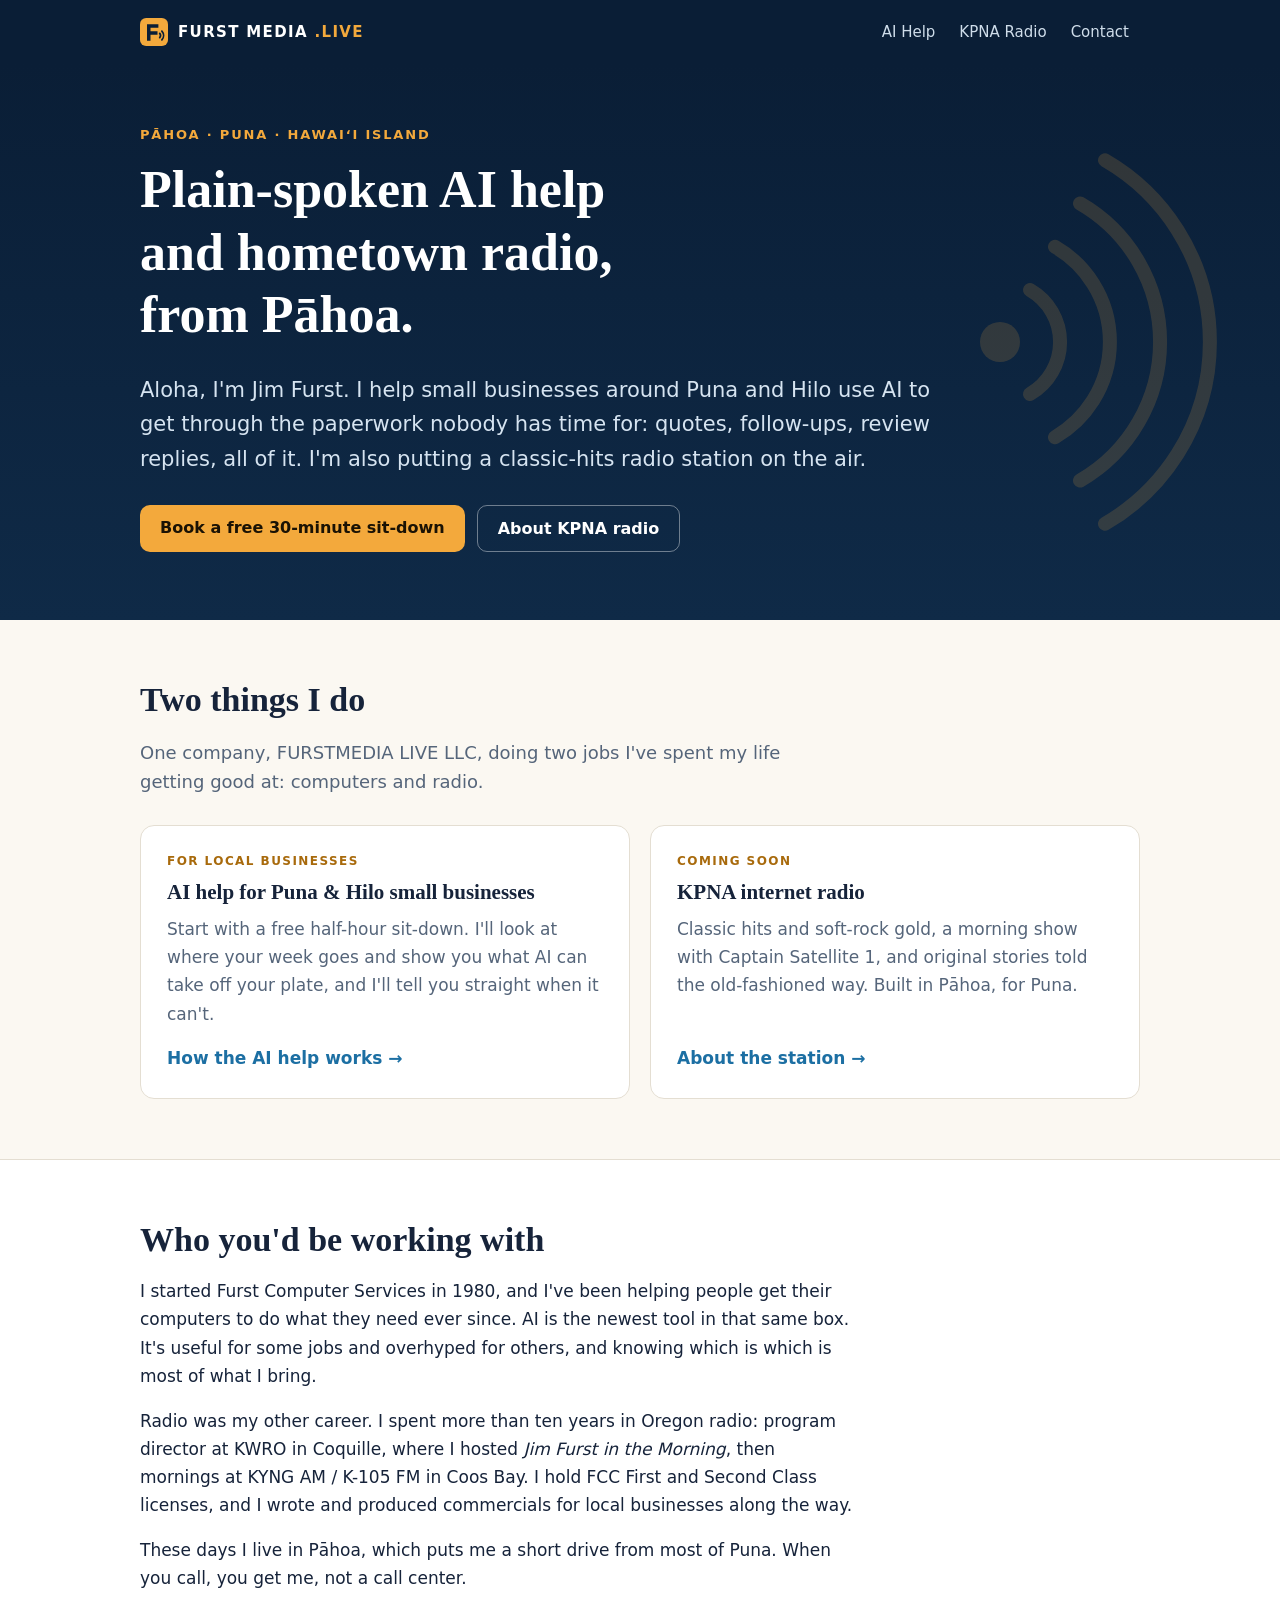
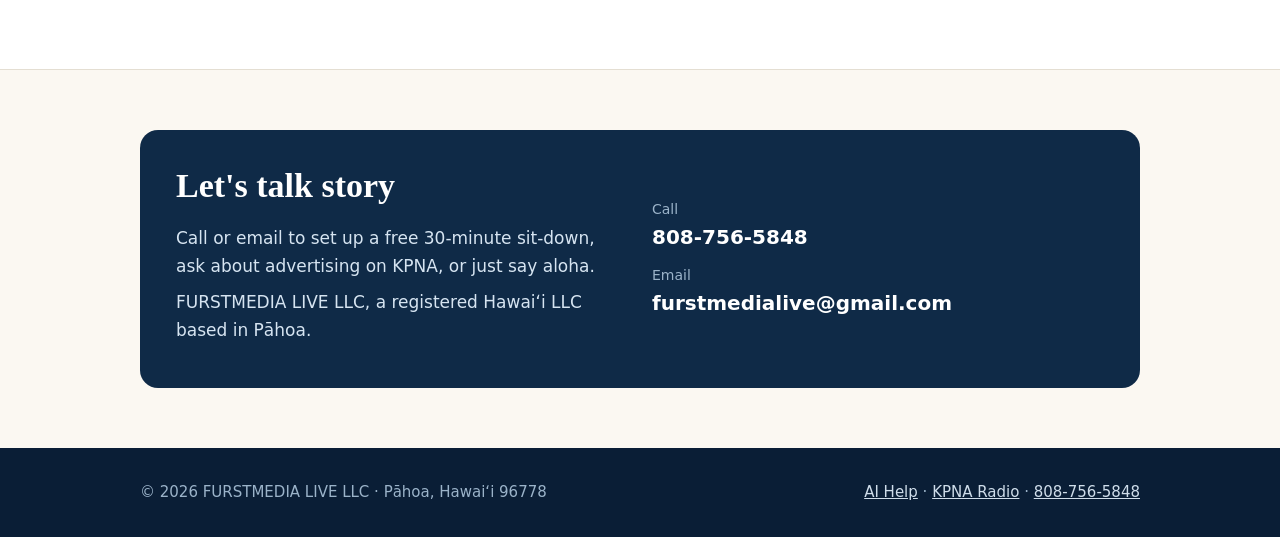
<file: index.html>
<!doctype html>
<html lang="en">
<head>
<meta charset="utf-8">
<meta name="viewport" content="width=device-width, initial-scale=1">
<title>Furst Media Live | AI Help &amp; KPNA Radio from Pāhoa, Hawaiʻi</title>
<meta name="description" content="Plain-spoken AI help for Puna and Hilo small businesses, starting with a free 30-minute sit-down, plus KPNA classic-hits internet radio. Based in Pāhoa.">
<link rel="canonical" href="https://furstmedia.live/">
<meta name="theme-color" content="#0A1E36">
<link rel="icon" href="/favicon.svg" type="image/svg+xml">
<link rel="apple-touch-icon" href="/apple-touch-icon.png">
<link rel="stylesheet" href="/styles.css">
<!-- Open Graph / social previews -->
<meta property="og:type" content="website">
<meta property="og:site_name" content="FURST MEDIA .LIVE">
<meta property="og:url" content="https://furstmedia.live/">
<meta property="og:title" content="FURST MEDIA .LIVE: AI help and hometown radio from Pāhoa">
<meta property="og:description" content="Plain-spoken AI help for Puna and Hilo small businesses, and KPNA, a classic-hits internet radio station on the way.">
<meta property="og:image" content="https://furstmedia.live/og-image.png">
<meta property="og:image:width" content="1200">
<meta property="og:image:height" content="630">
<meta property="og:image:alt" content="FURST MEDIA .LIVE, AI help and hometown radio, Pāhoa, Hawaiʻi">
<meta property="og:locale" content="en_US">
<meta name="twitter:card" content="summary_large_image">
<script type="application/ld+json">
{
  "@context": "https://schema.org",
  "@graph": [
    {
      "@type": "ProfessionalService",
      "@id": "https://furstmedia.live/#business",
      "name": "FURSTMEDIA LIVE LLC",
      "alternateName": ["Furst Media Live", "FURST MEDIA .LIVE"],
      "description": "Plain-spoken AI help for small businesses in Puna and Hilo, and KPNA internet radio, from Pāhoa, Hawaiʻi.",
      "url": "https://furstmedia.live/",
      "logo": "https://furstmedia.live/icon-512.png",
      "image": "https://furstmedia.live/og-image.png",
      "telephone": "+1-808-756-5848",
      "email": "furstmedialive@gmail.com",
      "address": {
        "@type": "PostalAddress",
        "addressLocality": "Pāhoa",
        "addressRegion": "HI",
        "postalCode": "96778",
        "addressCountry": "US"
      },
      "areaServed": [
        {"@type": "City", "name": "Pāhoa, Hawaii"},
        {"@type": "City", "name": "Keaʻau, Hawaii"},
        {"@type": "City", "name": "Hilo, Hawaii"},
        {"@type": "AdministrativeArea", "name": "Puna District, Hawaii"}
      ],
      "founder": {"@id": "https://furstmedia.live/#jim"}
    },
    {
      "@type": "Person",
      "@id": "https://furstmedia.live/#jim",
      "name": "Jim Furst",
      "jobTitle": "Owner",
      "worksFor": {"@id": "https://furstmedia.live/#business"},
      "knowsAbout": ["AI for small business", "Radio broadcasting", "Commercial copywriting", "Computer services"]
    },
    {
      "@type": "WebSite",
      "@id": "https://furstmedia.live/#website",
      "url": "https://furstmedia.live/",
      "name": "FURST MEDIA .LIVE",
      "publisher": {"@id": "https://furstmedia.live/#business"},
      "inLanguage": "en-US"
    }
  ]
}
</script>
</head>
<body>
<a class="skip" href="#main">Skip to content</a>

<header class="site-head">
  <div class="wrap">
    <a class="brand" href="/" aria-label="FURST MEDIA .LIVE home">
      <svg viewBox="0 0 32 32" aria-hidden="true"><rect width="32" height="32" rx="7" fill="#F3A93C"/><path fill="#0A1E36" d="M8 7h13v4h-9v4h8v4h-8v7H8z"/><path d="M22.5 17.5a4 4 0 0 1 0 5M25 15a7.5 7.5 0 0 1 0 10" fill="none" stroke="#0A1E36" stroke-width="2" stroke-linecap="round"/></svg>
      <span>FURST MEDIA <span class="live">.LIVE</span></span>
    </a>
    <nav class="nav" aria-label="Main">
      <a href="/ai-help/">AI Help</a>
      <a href="/radio/">KPNA Radio</a>
      <a href="#contact">Contact</a>
    </nav>
  </div>
</header>

<main id="main">
  <div class="hero">
    <svg class="waves" viewBox="0 0 200 200" aria-hidden="true"><circle cx="40" cy="100" r="10" fill="#F3A93C"/><g fill="none" stroke="#F3A93C" stroke-width="7" stroke-linecap="round"><path d="M55 74A30 30 0 0 1 55 126"/><path d="M67.5 52.4A55 55 0 0 1 67.5 147.6"/><path d="M80 30.7A80 80 0 0 1 80 169.3"/><path d="M92.5 9.1A105 105 0 0 1 92.5 190.9"/></g></svg>
    <div class="wrap">
      <p class="eyebrow">Pāhoa · Puna · Hawaiʻi Island</p>
      <h1>Plain-spoken AI help and hometown radio, from Pāhoa.</h1>
      <p class="lead">Aloha, I'm Jim Furst. I help small businesses around Puna and Hilo use AI to get through the paperwork nobody has time for: quotes, follow-ups, review replies, all of it. I'm also putting a classic-hits radio station on the air.</p>
      <div class="btns">
        <a class="btn btn-gold" href="tel:+18087565848">Book a free 30-minute sit-down</a>
        <a class="btn btn-ghost" href="/radio/">About KPNA radio</a>
      </div>
    </div>
  </div>

  <section>
    <div class="wrap">
      <h2>Two things I do</h2>
      <p class="intro">One company, FURSTMEDIA LIVE LLC, doing two jobs I've spent my life getting good at: computers and radio.</p>
      <div class="cards">
        <article class="card">
          <span class="tag">For local businesses</span>
          <h3>AI help for Puna &amp; Hilo small businesses</h3>
          <p>Start with a free half-hour sit-down. I'll look at where your week goes and show you what AI can take off your plate, and I'll tell you straight when it can't.</p>
          <a class="more" href="/ai-help/">How the AI help works →</a>
        </article>
        <article class="card">
          <span class="tag">Coming soon</span>
          <h3>KPNA internet radio</h3>
          <p>Classic hits and soft-rock gold, a morning show with Captain Satellite 1, and original stories told the old-fashioned way. Built in Pāhoa, for Puna.</p>
          <a class="more" href="/radio/">About the station →</a>
        </article>
      </div>
    </div>
  </section>

  <section class="alt">
    <div class="wrap">
      <h2>Who you'd be working with</h2>
      <div class="prose">
        <p>I started Furst Computer Services in 1980, and I've been helping people get their computers to do what they need ever since. AI is the newest tool in that same box. It's useful for some jobs and overhyped for others, and knowing which is which is most of what I bring.</p>
        <p>Radio was my other career. I spent more than ten years in Oregon radio: program director at KWRO in Coquille, where I hosted <em>Jim Furst in the Morning</em>, then mornings at KYNG AM / K-105 FM in Coos Bay. I hold FCC First and Second Class licenses, and I wrote and produced commercials for local businesses along the way.</p>
        <p>These days I live in Pāhoa, which puts me a short drive from most of Puna. When you call, you get me, not a call center.</p>
      </div>
    </div>
  </section>

  <section id="contact">
    <div class="wrap">
      <div class="contact">
        <div>
          <h2>Let's talk story</h2>
          <p>Call or email to set up a free 30-minute sit-down, ask about advertising on KPNA, or just say aloha.</p>
          <p>FURSTMEDIA LIVE LLC, a registered Hawaiʻi LLC based in Pāhoa.</p>
        </div>
        <div class="contact-lines">
          <a href="tel:+18087565848"><span><small>Call</small>808-756-5848</span></a>
          <a href="mailto:furstmedialive@gmail.com"><span><small>Email</small>furstmedialive@gmail.com</span></a>
        </div>
      </div>
    </div>
  </section>
</main>

<footer class="site-foot">
  <div class="wrap">
    <p>© 2026 FURSTMEDIA LIVE LLC · Pāhoa, Hawaiʻi 96778</p>
    <p><a href="/ai-help/">AI Help</a> · <a href="/radio/">KPNA Radio</a> · <a href="tel:+18087565848">808-756-5848</a></p>
  </div>
</footer>
</body>
</html>
</file>
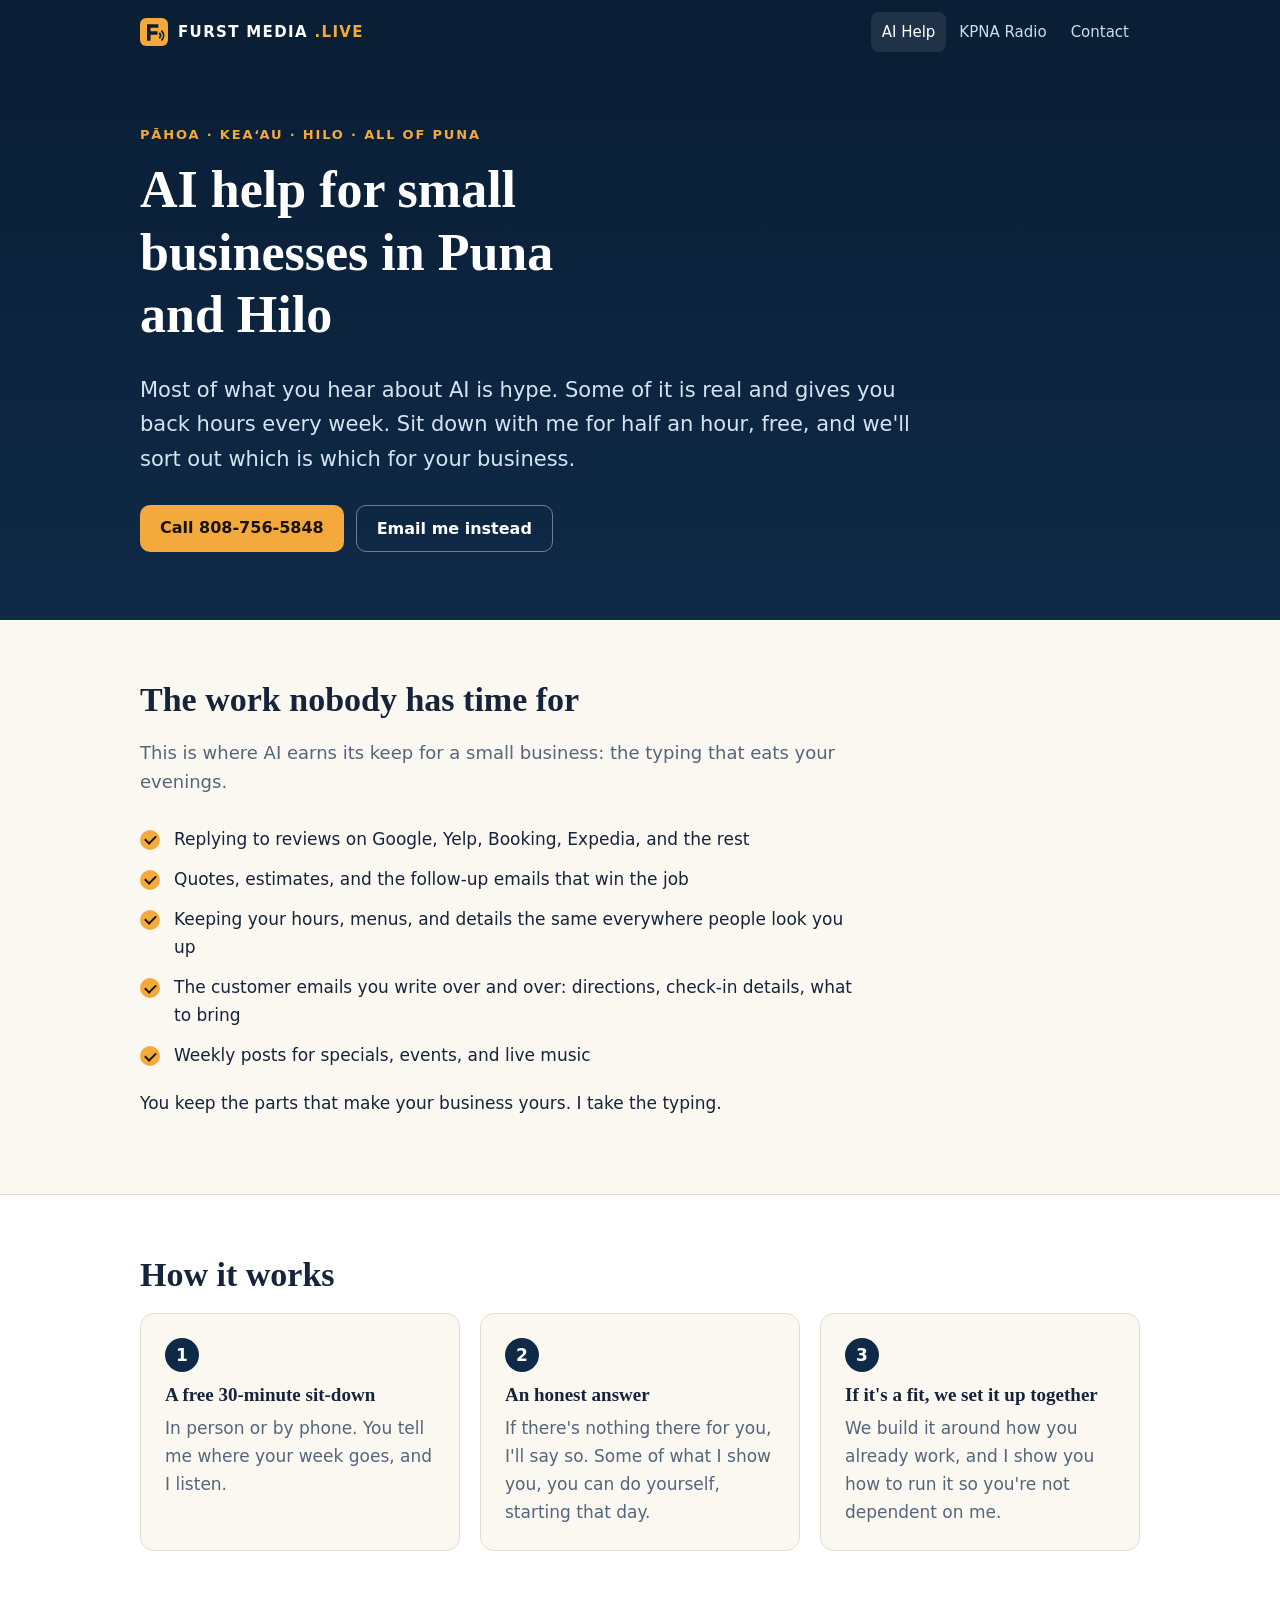
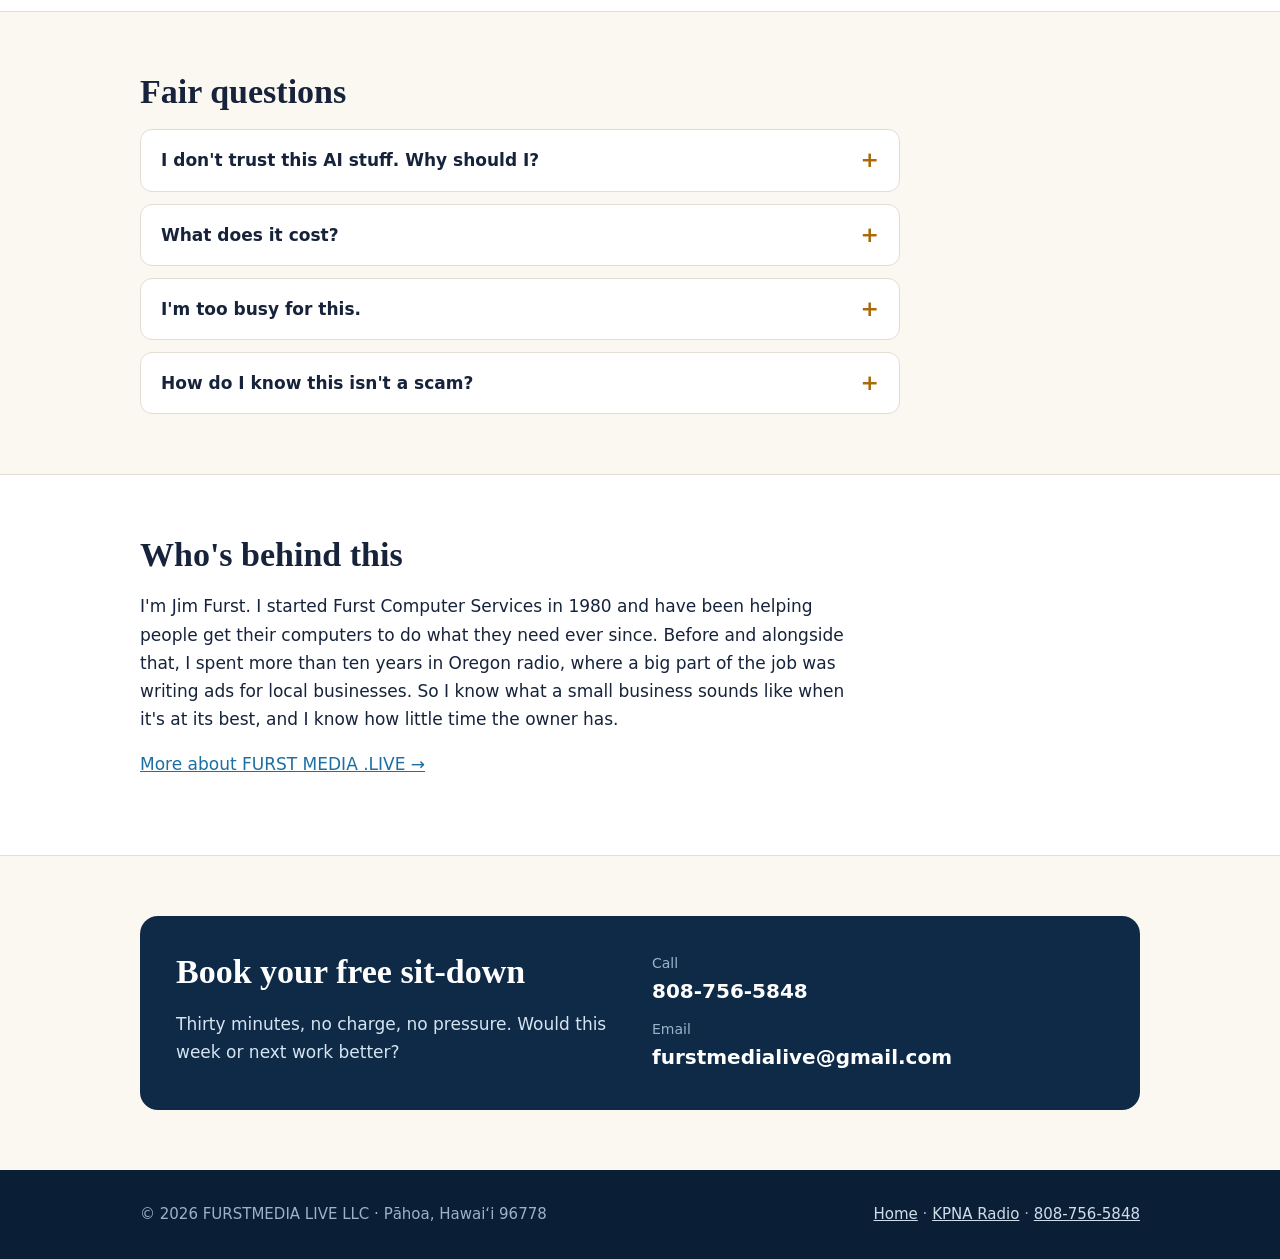
<file: ai-help/index.html>
<!doctype html>
<html lang="en">
<head>
<meta charset="utf-8">
<meta name="viewport" content="width=device-width, initial-scale=1">
<title>AI Help for Puna &amp; Hilo Small Businesses | Furst Media Live</title>
<meta name="description" content="No-hype AI help for Pāhoa, Keaʻau &amp; Hilo small businesses: review replies, quotes, follow-ups. Free 30-minute sit-down with Jim Furst: 808-756-5848.">
<link rel="canonical" href="https://furstmedia.live/ai-help/">
<meta name="theme-color" content="#0A1E36">
<link rel="icon" href="/favicon.svg" type="image/svg+xml">
<link rel="apple-touch-icon" href="/apple-touch-icon.png">
<link rel="stylesheet" href="/styles.css">
<meta property="og:type" content="website">
<meta property="og:site_name" content="FURST MEDIA .LIVE">
<meta property="og:url" content="https://furstmedia.live/ai-help/">
<meta property="og:title" content="AI help for Puna &amp; Hilo small businesses">
<meta property="og:description" content="Review replies, quotes, follow-ups, listings: the paperwork nobody has time for. Start with a free 30-minute sit-down in Pāhoa.">
<meta property="og:image" content="https://furstmedia.live/og-image.png">
<meta property="og:image:width" content="1200">
<meta property="og:image:height" content="630">
<meta property="og:image:alt" content="FURST MEDIA .LIVE, AI help and hometown radio, Pāhoa, Hawaiʻi">
<meta property="og:locale" content="en_US">
<meta name="twitter:card" content="summary_large_image">
<script type="application/ld+json">
{
  "@context": "https://schema.org",
  "@graph": [
    {
      "@type": "Service",
      "@id": "https://furstmedia.live/ai-help/#service",
      "name": "AI help for small businesses",
      "serviceType": "AI consulting for small businesses",
      "description": "Hands-on help using AI for review replies, quotes, follow-up emails, customer emails, social posts, and keeping business listings consistent. Starts with a free 30-minute sit-down.",
      "url": "https://furstmedia.live/ai-help/",
      "provider": {"@id": "https://furstmedia.live/#business"},
      "areaServed": [
        {"@type": "City", "name": "Pāhoa, Hawaii"},
        {"@type": "City", "name": "Keaʻau, Hawaii"},
        {"@type": "City", "name": "Hilo, Hawaii"},
        {"@type": "AdministrativeArea", "name": "Puna District, Hawaii"}
      ],
      "offers": {
        "@type": "Offer",
        "name": "Free 30-minute sit-down",
        "price": "0",
        "priceCurrency": "USD"
      }
    },
    {
      "@type": "BreadcrumbList",
      "itemListElement": [
        {"@type": "ListItem", "position": 1, "name": "Home", "item": "https://furstmedia.live/"},
        {"@type": "ListItem", "position": 2, "name": "AI Help", "item": "https://furstmedia.live/ai-help/"}
      ]
    },
    {
      "@type": "FAQPage",
      "mainEntity": [
        {"@type": "Question", "name": "I don't trust this AI stuff. Why should I?",
         "acceptedAnswer": {"@type": "Answer", "text": "You shouldn't take it on faith. A lot of what you hear about AI is hype, which is why the sit-down is free. If there's nothing in it for your business, I'll tell you so to your face. And I'm right here in Pāhoa, not a call center."}},
        {"@type": "Question", "name": "What does it cost?",
         "acceptedAnswer": {"@type": "Answer", "text": "The 30-minute sit-down costs nothing, and the ideas are yours to keep either way. Some of what I show people, they end up doing themselves. If you want help setting something up, we'll talk about that plainly once you know what you'd be getting."}},
        {"@type": "Question", "name": "I'm too busy for this.",
         "acceptedAnswer": {"@type": "Answer", "text": "That's exactly who this helps. I'll work around your schedule. Tell me your slowest day and we'll meet then."}},
        {"@type": "Question", "name": "How do I know this isn't a scam?",
         "acceptedAnswer": {"@type": "Answer", "text": "Fair question these days. FURSTMEDIA LIVE is a registered Hawaiʻi LLC, and you can look it up on the state business registry. The only thing you hand me is thirty minutes."}}
      ]
    }
  ]
}
</script>
</head>
<body>
<a class="skip" href="#main">Skip to content</a>

<header class="site-head">
  <div class="wrap">
    <a class="brand" href="/" aria-label="FURST MEDIA .LIVE home">
      <svg viewBox="0 0 32 32" aria-hidden="true"><rect width="32" height="32" rx="7" fill="#F3A93C"/><path fill="#0A1E36" d="M8 7h13v4h-9v4h8v4h-8v7H8z"/><path d="M22.5 17.5a4 4 0 0 1 0 5M25 15a7.5 7.5 0 0 1 0 10" fill="none" stroke="#0A1E36" stroke-width="2" stroke-linecap="round"/></svg>
      <span>FURST MEDIA <span class="live">.LIVE</span></span>
    </a>
    <nav class="nav" aria-label="Main">
      <a href="/ai-help/" aria-current="page">AI Help</a>
      <a href="/radio/">KPNA Radio</a>
      <a href="#contact">Contact</a>
    </nav>
  </div>
</header>

<main id="main">
  <div class="hero">
    <div class="wrap">
      <p class="eyebrow">Pāhoa · Keaʻau · Hilo · all of Puna</p>
      <h1>AI help for small businesses in Puna and Hilo</h1>
      <p class="lead">Most of what you hear about AI is hype. Some of it is real and gives you back hours every week. Sit down with me for half an hour, free, and we'll sort out which is which for your business.</p>
      <div class="btns">
        <a class="btn btn-gold" href="tel:+18087565848">Call 808-756-5848</a>
        <a class="btn btn-ghost" href="mailto:furstmedialive@gmail.com?subject=Free%2030-minute%20sit-down">Email me instead</a>
      </div>
    </div>
  </div>

  <section>
    <div class="wrap">
      <h2>The work nobody has time for</h2>
      <p class="intro">This is where AI earns its keep for a small business: the typing that eats your evenings.</p>
      <ul class="checks">
        <li>Replying to reviews on Google, Yelp, Booking, Expedia, and the rest</li>
        <li>Quotes, estimates, and the follow-up emails that win the job</li>
        <li>Keeping your hours, menus, and details the same everywhere people look you up</li>
        <li>The customer emails you write over and over: directions, check-in details, what to bring</li>
        <li>Weekly posts for specials, events, and live music</li>
      </ul>
      <p class="prose">You keep the parts that make your business yours. I take the typing.</p>
    </div>
  </section>

  <section class="alt">
    <div class="wrap">
      <h2>How it works</h2>
      <ol class="steps">
        <li>
          <h3>A free 30-minute sit-down</h3>
          <p>In person or by phone. You tell me where your week goes, and I listen.</p>
        </li>
        <li>
          <h3>An honest answer</h3>
          <p>If there's nothing there for you, I'll say so. Some of what I show you, you can do yourself, starting that day.</p>
        </li>
        <li>
          <h3>If it's a fit, we set it up together</h3>
          <p>We build it around how you already work, and I show you how to run it so you're not dependent on me.</p>
        </li>
      </ol>
    </div>
  </section>

  <section>
    <div class="wrap">
      <h2>Fair questions</h2>
      <div class="faq">
        <details>
          <summary>I don't trust this AI stuff. Why should I?</summary>
          <p>You shouldn't take it on faith. A lot of what you hear about AI is hype, which is why the sit-down is free. If there's nothing in it for your business, I'll tell you so to your face. And I'm right here in Pāhoa, not a call center.</p>
        </details>
        <details>
          <summary>What does it cost?</summary>
          <p>The 30-minute sit-down costs nothing, and the ideas are yours to keep either way. Some of what I show people, they end up doing themselves. If you want help setting something up, we'll talk about that plainly once you know what you'd be getting.</p>
        </details>
        <details>
          <summary>I'm too busy for this.</summary>
          <p>That's exactly who this helps. I'll work around your schedule. Tell me your slowest day and we'll meet then.</p>
        </details>
        <details>
          <summary>How do I know this isn't a scam?</summary>
          <p>Fair question these days. FURSTMEDIA LIVE is a registered Hawaiʻi LLC, and you can look it up on the state business registry. The only thing you hand me is thirty minutes.</p>
        </details>
      </div>
    </div>
  </section>

  <section class="alt">
    <div class="wrap">
      <h2>Who's behind this</h2>
      <div class="prose">
        <p>I'm Jim Furst. I started Furst Computer Services in 1980 and have been helping people get their computers to do what they need ever since. Before and alongside that, I spent more than ten years in Oregon radio, where a big part of the job was writing ads for local businesses. So I know what a small business sounds like when it's at its best, and I know how little time the owner has.</p>
        <p><a href="/">More about FURST MEDIA .LIVE →</a></p>
      </div>
    </div>
  </section>

  <section id="contact">
    <div class="wrap">
      <div class="contact">
        <div>
          <h2>Book your free sit-down</h2>
          <p>Thirty minutes, no charge, no pressure. Would this week or next work better?</p>
        </div>
        <div class="contact-lines">
          <a href="tel:+18087565848"><span><small>Call</small>808-756-5848</span></a>
          <a href="mailto:furstmedialive@gmail.com?subject=Free%2030-minute%20sit-down"><span><small>Email</small>furstmedialive@gmail.com</span></a>
        </div>
      </div>
    </div>
  </section>
</main>

<footer class="site-foot">
  <div class="wrap">
    <p>© 2026 FURSTMEDIA LIVE LLC · Pāhoa, Hawaiʻi 96778</p>
    <p><a href="/">Home</a> · <a href="/radio/">KPNA Radio</a> · <a href="tel:+18087565848">808-756-5848</a></p>
  </div>
</footer>
</body>
</html>
</file>
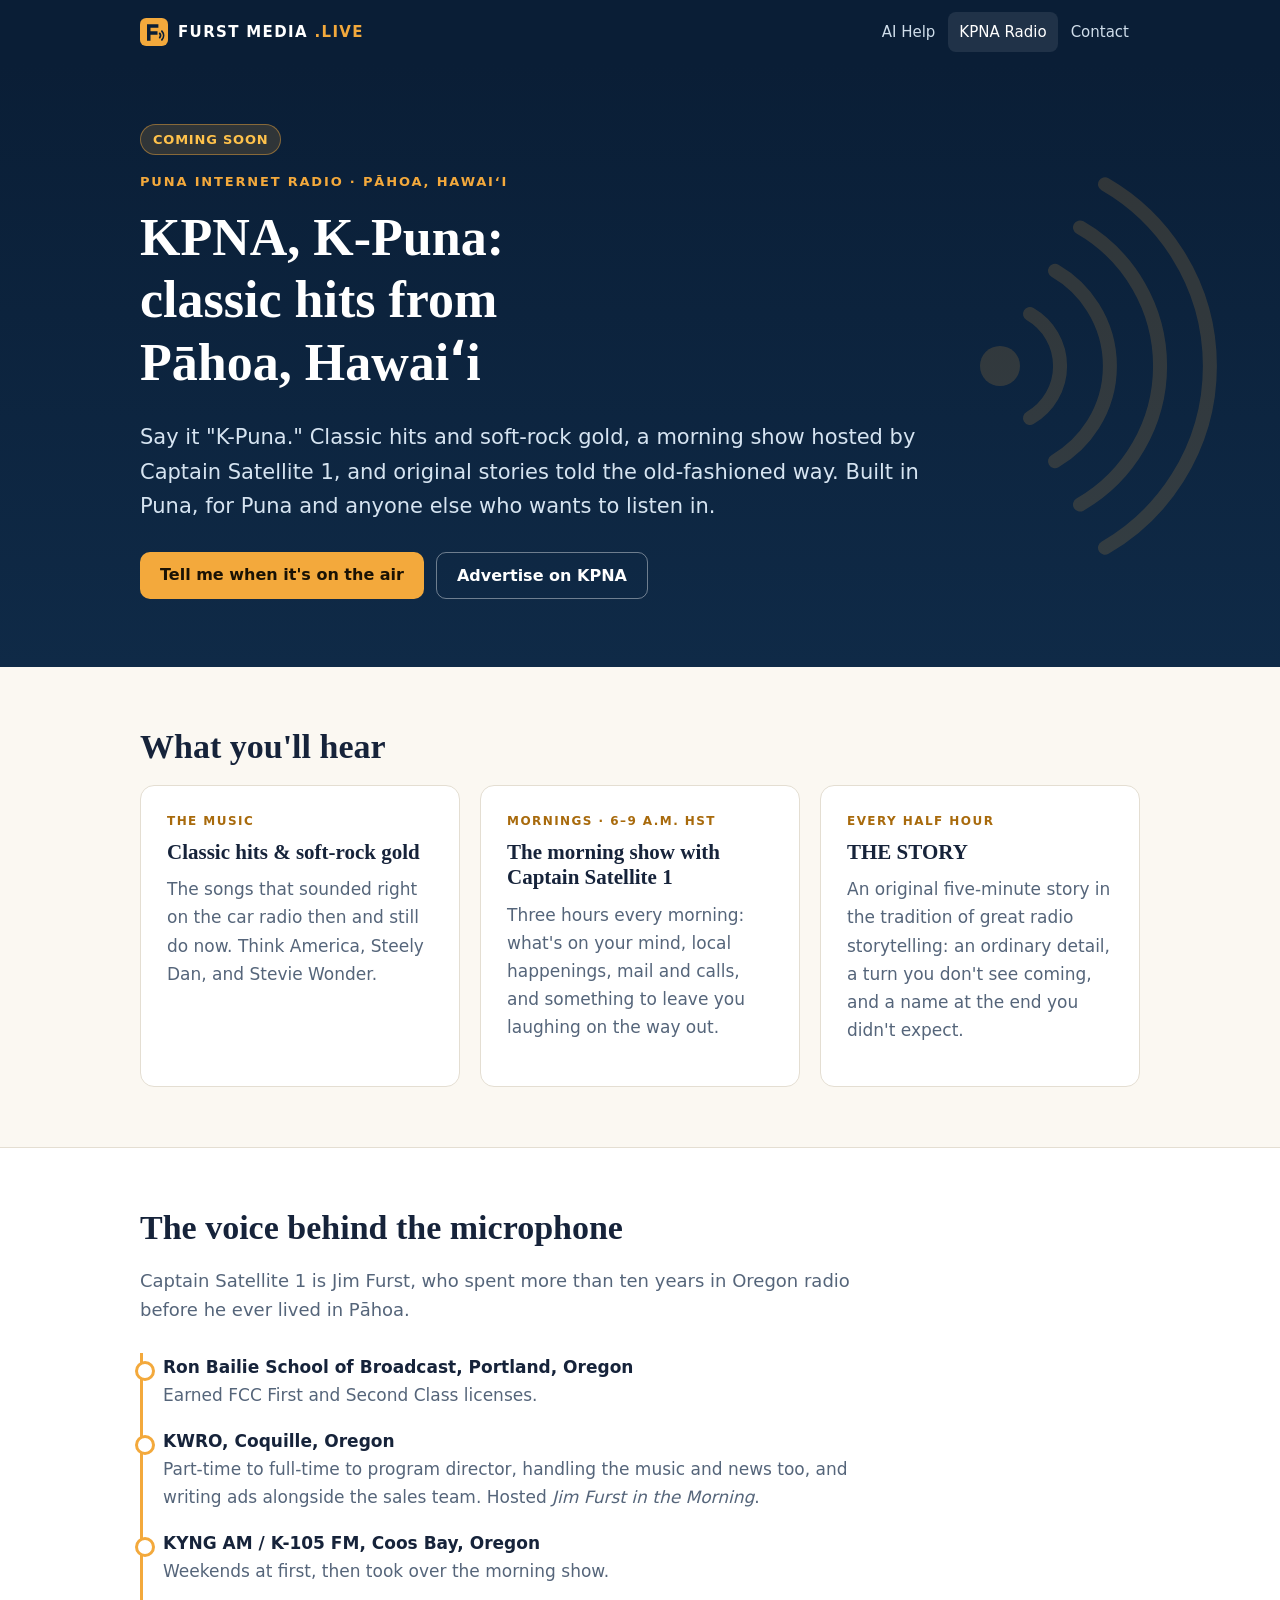
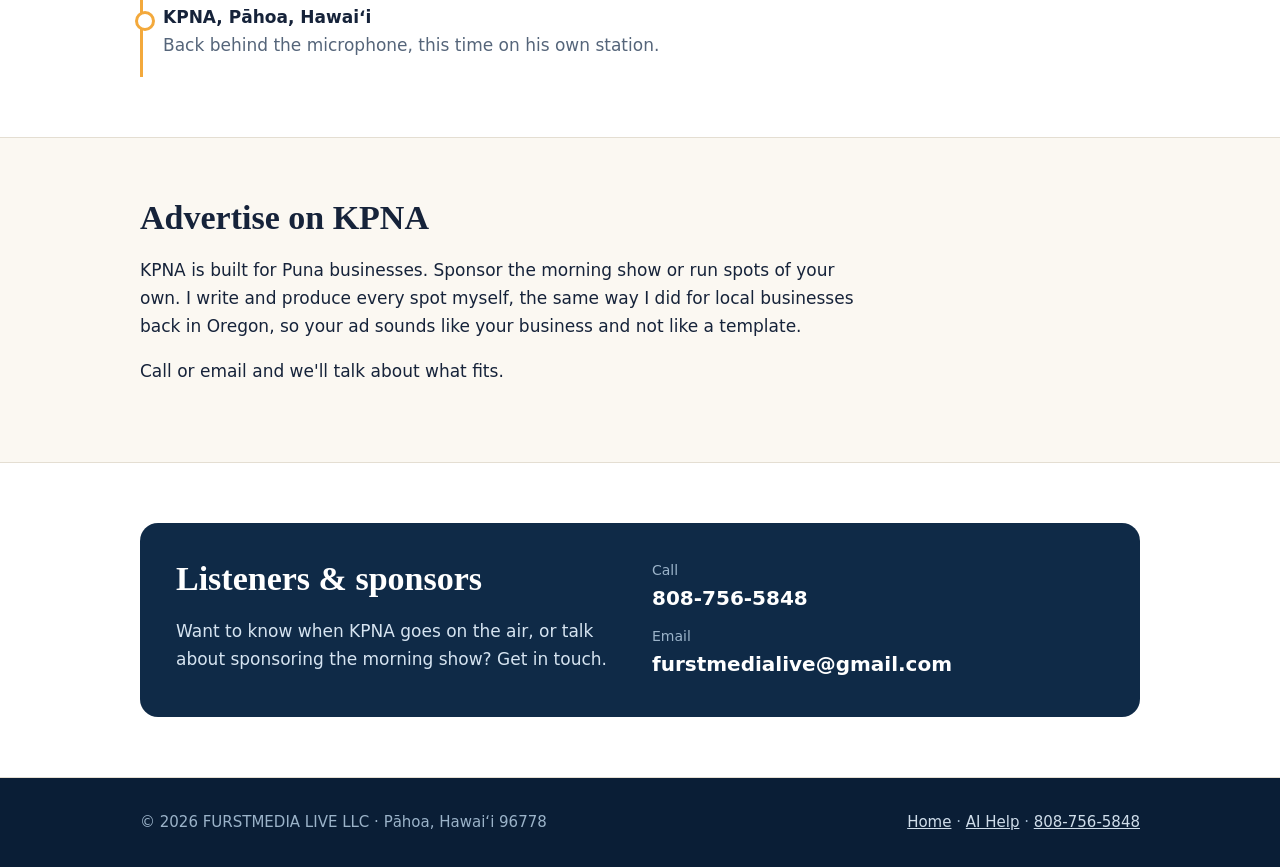
<file: radio/index.html>
<!doctype html>
<html lang="en">
<head>
<meta charset="utf-8">
<meta name="viewport" content="width=device-width, initial-scale=1">
<title>KPNA Internet Radio from Pāhoa, Hawaiʻi | Furst Media Live</title>
<meta name="description" content="KPNA (K-Puna): classic-hits and soft-rock-gold internet radio from Pāhoa, Hawaiʻi. Morning show with Captain Satellite 1. Coming soon; sponsorships open.">
<link rel="canonical" href="https://furstmedia.live/radio/">
<meta name="theme-color" content="#0A1E36">
<link rel="icon" href="/favicon.svg" type="image/svg+xml">
<link rel="apple-touch-icon" href="/apple-touch-icon.png">
<link rel="stylesheet" href="/styles.css">
<meta property="og:type" content="website">
<meta property="og:site_name" content="FURST MEDIA .LIVE">
<meta property="og:url" content="https://furstmedia.live/radio/">
<meta property="og:title" content="KPNA: classic-hits internet radio from Pāhoa, Hawaiʻi">
<meta property="og:description" content="Classic hits and soft-rock gold, a morning show with Captain Satellite 1, and original stories. Coming soon.">
<meta property="og:image" content="https://furstmedia.live/og-image.png">
<meta property="og:image:width" content="1200">
<meta property="og:image:height" content="630">
<meta property="og:image:alt" content="FURST MEDIA .LIVE, AI help and hometown radio, Pāhoa, Hawaiʻi">
<meta property="og:locale" content="en_US">
<meta name="twitter:card" content="summary_large_image">
<script type="application/ld+json">
{
  "@context": "https://schema.org",
  "@graph": [
    {
      "@type": "RadioStation",
      "@id": "https://furstmedia.live/radio/#station",
      "name": "KPNA",
      "alternateName": ["K-Puna", "KPNA internet radio"],
      "description": "Classic-hits and soft-rock-gold internet radio from Pāhoa in the Puna District of Hawaiʻi Island, with a morning show hosted by Captain Satellite 1.",
      "url": "https://furstmedia.live/radio/",
      "image": "https://furstmedia.live/og-image.png",
      "telephone": "+1-808-756-5848",
      "email": "furstmedialive@gmail.com",
      "address": {
        "@type": "PostalAddress",
        "addressLocality": "Pāhoa",
        "addressRegion": "HI",
        "postalCode": "96778",
        "addressCountry": "US"
      },
      "parentOrganization": {"@id": "https://furstmedia.live/#business"}
    },
    {
      "@type": "BreadcrumbList",
      "itemListElement": [
        {"@type": "ListItem", "position": 1, "name": "Home", "item": "https://furstmedia.live/"},
        {"@type": "ListItem", "position": 2, "name": "KPNA Radio", "item": "https://furstmedia.live/radio/"}
      ]
    }
  ]
}
</script>
</head>
<body>
<a class="skip" href="#main">Skip to content</a>

<header class="site-head">
  <div class="wrap">
    <a class="brand" href="/" aria-label="FURST MEDIA .LIVE home">
      <svg viewBox="0 0 32 32" aria-hidden="true"><rect width="32" height="32" rx="7" fill="#F3A93C"/><path fill="#0A1E36" d="M8 7h13v4h-9v4h8v4h-8v7H8z"/><path d="M22.5 17.5a4 4 0 0 1 0 5M25 15a7.5 7.5 0 0 1 0 10" fill="none" stroke="#0A1E36" stroke-width="2" stroke-linecap="round"/></svg>
      <span>FURST MEDIA <span class="live">.LIVE</span></span>
    </a>
    <nav class="nav" aria-label="Main">
      <a href="/ai-help/">AI Help</a>
      <a href="/radio/" aria-current="page">KPNA Radio</a>
      <a href="#contact">Contact</a>
    </nav>
  </div>
</header>

<main id="main">
  <div class="hero">
    <svg class="waves" viewBox="0 0 200 200" aria-hidden="true"><circle cx="40" cy="100" r="10" fill="#F3A93C"/><g fill="none" stroke="#F3A93C" stroke-width="7" stroke-linecap="round"><path d="M55 74A30 30 0 0 1 55 126"/><path d="M67.5 52.4A55 55 0 0 1 67.5 147.6"/><path d="M80 30.7A80 80 0 0 1 80 169.3"/><path d="M92.5 9.1A105 105 0 0 1 92.5 190.9"/></g></svg>
    <div class="wrap">
      <span class="badge">Coming soon</span>
      <p class="eyebrow">Puna internet radio · Pāhoa, Hawaiʻi</p>
      <h1>KPNA, K-Puna: classic hits from Pāhoa, Hawaiʻi</h1>
      <p class="lead">Say it "K-Puna." Classic hits and soft-rock gold, a morning show hosted by Captain Satellite 1, and original stories told the old-fashioned way. Built in Puna, for Puna and anyone else who wants to listen in.</p>
      <div class="btns">
        <a class="btn btn-gold" href="mailto:furstmedialive@gmail.com?subject=Tell%20me%20when%20KPNA%20is%20on%20the%20air">Tell me when it's on the air</a>
        <a class="btn btn-ghost" href="#advertise">Advertise on KPNA</a>
      </div>
    </div>
  </div>

  <section>
    <div class="wrap">
      <h2>What you'll hear</h2>
      <div class="cards">
        <article class="card">
          <span class="tag">The music</span>
          <h3>Classic hits &amp; soft-rock gold</h3>
          <p>The songs that sounded right on the car radio then and still do now. Think America, Steely Dan, and Stevie Wonder.</p>
        </article>
        <article class="card">
          <span class="tag">Mornings · 6–9 a.m. HST</span>
          <h3>The morning show with Captain Satellite 1</h3>
          <p>Three hours every morning: what's on your mind, local happenings, mail and calls, and something to leave you laughing on the way out.</p>
        </article>
        <article class="card">
          <span class="tag">Every half hour</span>
          <h3>THE STORY</h3>
          <p>An original five-minute story in the tradition of great radio storytelling: an ordinary detail, a turn you don't see coming, and a name at the end you didn't expect.</p>
        </article>
      </div>
    </div>
  </section>

  <section class="alt">
    <div class="wrap">
      <h2>The voice behind the microphone</h2>
      <p class="intro">Captain Satellite 1 is Jim Furst, who spent more than ten years in Oregon radio before he ever lived in Pāhoa.</p>
      <ol class="timeline">
        <li><strong>Ron Bailie School of Broadcast, Portland, Oregon</strong><span>Earned FCC First and Second Class licenses.</span></li>
        <li><strong>KWRO, Coquille, Oregon</strong><span>Part-time to full-time to program director, handling the music and news too, and writing ads alongside the sales team. Hosted <em>Jim Furst in the Morning</em>.</span></li>
        <li><strong>KYNG AM / K-105 FM, Coos Bay, Oregon</strong><span>Weekends at first, then took over the morning show.</span></li>
        <li><strong>KPNA, Pāhoa, Hawaiʻi</strong><span>Back behind the microphone, this time on his own station.</span></li>
      </ol>
    </div>
  </section>

  <section id="advertise">
    <div class="wrap">
      <h2>Advertise on KPNA</h2>
      <div class="prose">
        <p>KPNA is built for Puna businesses. Sponsor the morning show or run spots of your own. I write and produce every spot myself, the same way I did for local businesses back in Oregon, so your ad sounds like your business and not like a template.</p>
        <p>Call or email and we'll talk about what fits.</p>
      </div>
    </div>
  </section>

  <section id="contact" class="alt">
    <div class="wrap">
      <div class="contact">
        <div>
          <h2>Listeners &amp; sponsors</h2>
          <p>Want to know when KPNA goes on the air, or talk about sponsoring the morning show? Get in touch.</p>
        </div>
        <div class="contact-lines">
          <a href="tel:+18087565848"><span><small>Call</small>808-756-5848</span></a>
          <a href="mailto:furstmedialive@gmail.com?subject=KPNA"><span><small>Email</small>furstmedialive@gmail.com</span></a>
        </div>
      </div>
    </div>
  </section>
</main>

<footer class="site-foot">
  <div class="wrap">
    <p>© 2026 FURSTMEDIA LIVE LLC · Pāhoa, Hawaiʻi 96778</p>
    <p><a href="/">Home</a> · <a href="/ai-help/">AI Help</a> · <a href="tel:+18087565848">808-756-5848</a></p>
  </div>
</footer>
</body>
</html>
</file>
<file: styles.css>
/* FURST MEDIA .LIVE — shared styles. Palette matches the FURSTMEDIA call cards. */
:root{
  --navy-deep:#0A1E36; --navy:#0F2A47; --blue:#2F9BD7; --gold:#F3A93C; --gold-hi:#FFC24B;
  --paper:#FBF8F2; --card:#FFFFFF; --ink:#16233A; --muted:#55657A; --line:#E4DED2;
  --link:#1C6FA3; --tag:#A86A0C;
  --serif:Georgia,'Times New Roman',serif;
  --sans:system-ui,-apple-system,'Segoe UI',Roboto,Helvetica,Arial,sans-serif;
  --maxw:1040px;
}
@media (prefers-color-scheme:dark){
  :root{--paper:#0B1626;--card:#10213A;--ink:#EAF2FA;--muted:#9BB3C9;--line:#1F3553;--link:#79C2EC;--tag:#F3A93C}
}
*{box-sizing:border-box}
html{-webkit-text-size-adjust:100%}
body{margin:0;background:var(--paper);color:var(--ink);font:17px/1.65 var(--sans)}
a{color:var(--link)}
img,svg{max-width:100%;height:auto}
.wrap{max-width:var(--maxw);margin:0 auto;padding:0 20px}
.skip{position:absolute;left:-9999px}
.skip:focus{left:12px;top:12px;z-index:10;background:#fff;color:#000;padding:8px 12px;border-radius:6px}

/* header */
.site-head{background:var(--navy-deep);color:#fff}
.site-head .wrap{display:flex;align-items:center;justify-content:space-between;gap:12px;min-height:64px;flex-wrap:wrap}
.brand{color:#fff;text-decoration:none;font-weight:800;letter-spacing:.09em;font-size:15px;display:flex;align-items:center;gap:10px;white-space:nowrap}
.brand svg{width:28px;height:28px;flex:none}
.brand .live{color:var(--gold)}
.nav{display:flex;gap:2px;flex-wrap:wrap}
.nav a{color:#CFDDEA;text-decoration:none;padding:8px 11px;border-radius:8px;font-size:15px}
.nav a:hover,.nav a[aria-current=page]{background:rgba(255,255,255,.09);color:#fff}

/* hero */
.hero{background:linear-gradient(180deg,var(--navy-deep),var(--navy));color:#fff;position:relative;overflow:hidden}
.hero .wrap{padding-top:60px;padding-bottom:68px;position:relative;z-index:1}
.eyebrow{font-size:13px;letter-spacing:.14em;text-transform:uppercase;color:var(--gold);font-weight:700;margin:0 0 14px}
h1,h2,h3{font-family:var(--serif);line-height:1.2;margin:0 0 .5em;font-weight:700}
h1{font-size:clamp(32px,5.2vw,52px);max-width:19ch}
.lead{font-size:clamp(18px,2.1vw,21px);color:#D6E4F1;max-width:60ch;margin:0 0 28px}
.waves{position:absolute;right:-40px;top:50%;transform:translateY(-50%);width:400px;opacity:.16;pointer-events:none}
@media (max-width:760px){.waves{display:none}}
.badge{display:inline-block;background:rgba(243,169,60,.16);color:var(--gold-hi);border:1px solid rgba(243,169,60,.45);border-radius:999px;padding:4px 12px;font-size:13px;font-weight:700;letter-spacing:.06em;text-transform:uppercase;margin-bottom:16px}

/* buttons */
.btns{display:flex;gap:12px;flex-wrap:wrap}
.btn{display:inline-block;padding:13px 20px;border-radius:10px;font-weight:700;text-decoration:none;font-size:16px;line-height:1.2}
.btn-gold{background:var(--gold);color:#1A1204}
.btn-gold:hover{background:var(--gold-hi)}
.btn-ghost{border:1.5px solid rgba(255,255,255,.4);color:#fff}
.btn-ghost:hover{border-color:#fff}
.btn-ink{background:var(--navy);color:#fff}
.btn-ink:hover{background:var(--navy-deep)}

/* sections */
section{padding:60px 0}
.alt{background:var(--card);border-top:1px solid var(--line);border-bottom:1px solid var(--line)}
h2{font-size:clamp(26px,3.4vw,34px)}
h3{font-size:21px}
.intro{color:var(--muted);max-width:62ch;margin:0 0 28px;font-size:18px}
.prose{max-width:66ch}
.prose p{margin:0 0 1em}
.cards{display:grid;grid-template-columns:repeat(auto-fit,minmax(min(100%,290px),1fr));gap:20px}
.card{background:var(--card);border:1px solid var(--line);border-radius:14px;padding:26px;display:flex;flex-direction:column}
.alt .card{background:var(--paper)}
.card p{margin:0 0 16px;color:var(--muted)}
.card .more{margin-top:auto;font-weight:700;text-decoration:none}
.card .more:hover{text-decoration:underline}
.tag{display:block;font-size:12px;font-weight:700;letter-spacing:.12em;text-transform:uppercase;color:var(--tag);margin-bottom:8px}

/* lists */
.checks{list-style:none;padding:0;margin:0 0 20px;display:grid;gap:12px;max-width:66ch}
.checks li{padding-left:34px;position:relative}
.checks li::before{content:"";position:absolute;left:0;top:.28em;width:20px;height:20px;border-radius:50%;background:var(--gold)}
.checks li::after{content:"";position:absolute;left:7px;top:.5em;width:5px;height:9px;border:solid #1A1204;border-width:0 2.5px 2.5px 0;transform:rotate(45deg)}
.steps{list-style:none;counter-reset:s;padding:0;margin:0;display:grid;grid-template-columns:repeat(auto-fit,minmax(min(100%,260px),1fr));gap:20px}
.steps li{counter-increment:s;background:var(--card);border:1px solid var(--line);border-radius:14px;padding:24px}
.alt .steps li{background:var(--paper)}
.steps li::before{content:counter(s);display:grid;place-items:center;width:34px;height:34px;border-radius:50%;background:var(--navy);color:#fff;font-weight:800;margin-bottom:12px}
.steps h3{font-size:19px;margin-bottom:.35em}
.steps p{margin:0;color:var(--muted)}

/* FAQ */
.faq{max-width:760px;display:grid;gap:12px}
.faq details{background:var(--card);border:1px solid var(--line);border-radius:12px;padding:0 20px}
.alt .faq details{background:var(--paper)}
.faq summary{cursor:pointer;font-weight:700;padding:16px 0;list-style:none;position:relative;padding-right:28px}
.faq summary::-webkit-details-marker{display:none}
.faq summary::after{content:"+";position:absolute;right:0;top:12px;font-size:22px;color:var(--tag)}
.faq details[open] summary::after{content:"\2212"}
.faq details p{margin:0 0 16px;color:var(--muted)}

/* contact */
.contact{background:var(--navy);color:#fff;border-radius:18px;padding:36px;display:grid;gap:24px;grid-template-columns:repeat(auto-fit,minmax(min(100%,300px),1fr));align-items:center}
.contact h2{color:#fff}
.contact p{color:#D6E4F1;margin:0 0 8px}
.contact-lines{display:grid;gap:10px}
.contact-lines a{color:#fff;font-size:20px;font-weight:700;text-decoration:none;display:flex;gap:10px;align-items:center;word-break:break-word}
.contact-lines a:hover{color:var(--gold-hi)}
.contact-lines small{display:block;color:#9BB3C9;font-size:14px;font-weight:400}

/* timeline */
.timeline{list-style:none;padding:0;margin:0;border-left:3px solid var(--gold);max-width:66ch}
.timeline li{padding:0 0 18px 20px;position:relative}
.timeline li::before{content:"";position:absolute;left:-8.5px;top:.45em;width:14px;height:14px;border-radius:50%;background:var(--card);border:3px solid var(--gold)}
.timeline strong{display:block}
.timeline span{color:var(--muted)}

/* footer */
.site-foot{background:var(--navy-deep);color:#9BB3C9;font-size:15px;padding:32px 0}
.site-foot .wrap{display:flex;justify-content:space-between;gap:16px;flex-wrap:wrap}
.site-foot a{color:#CFDDEA}
.site-foot p{margin:0}
</file>
